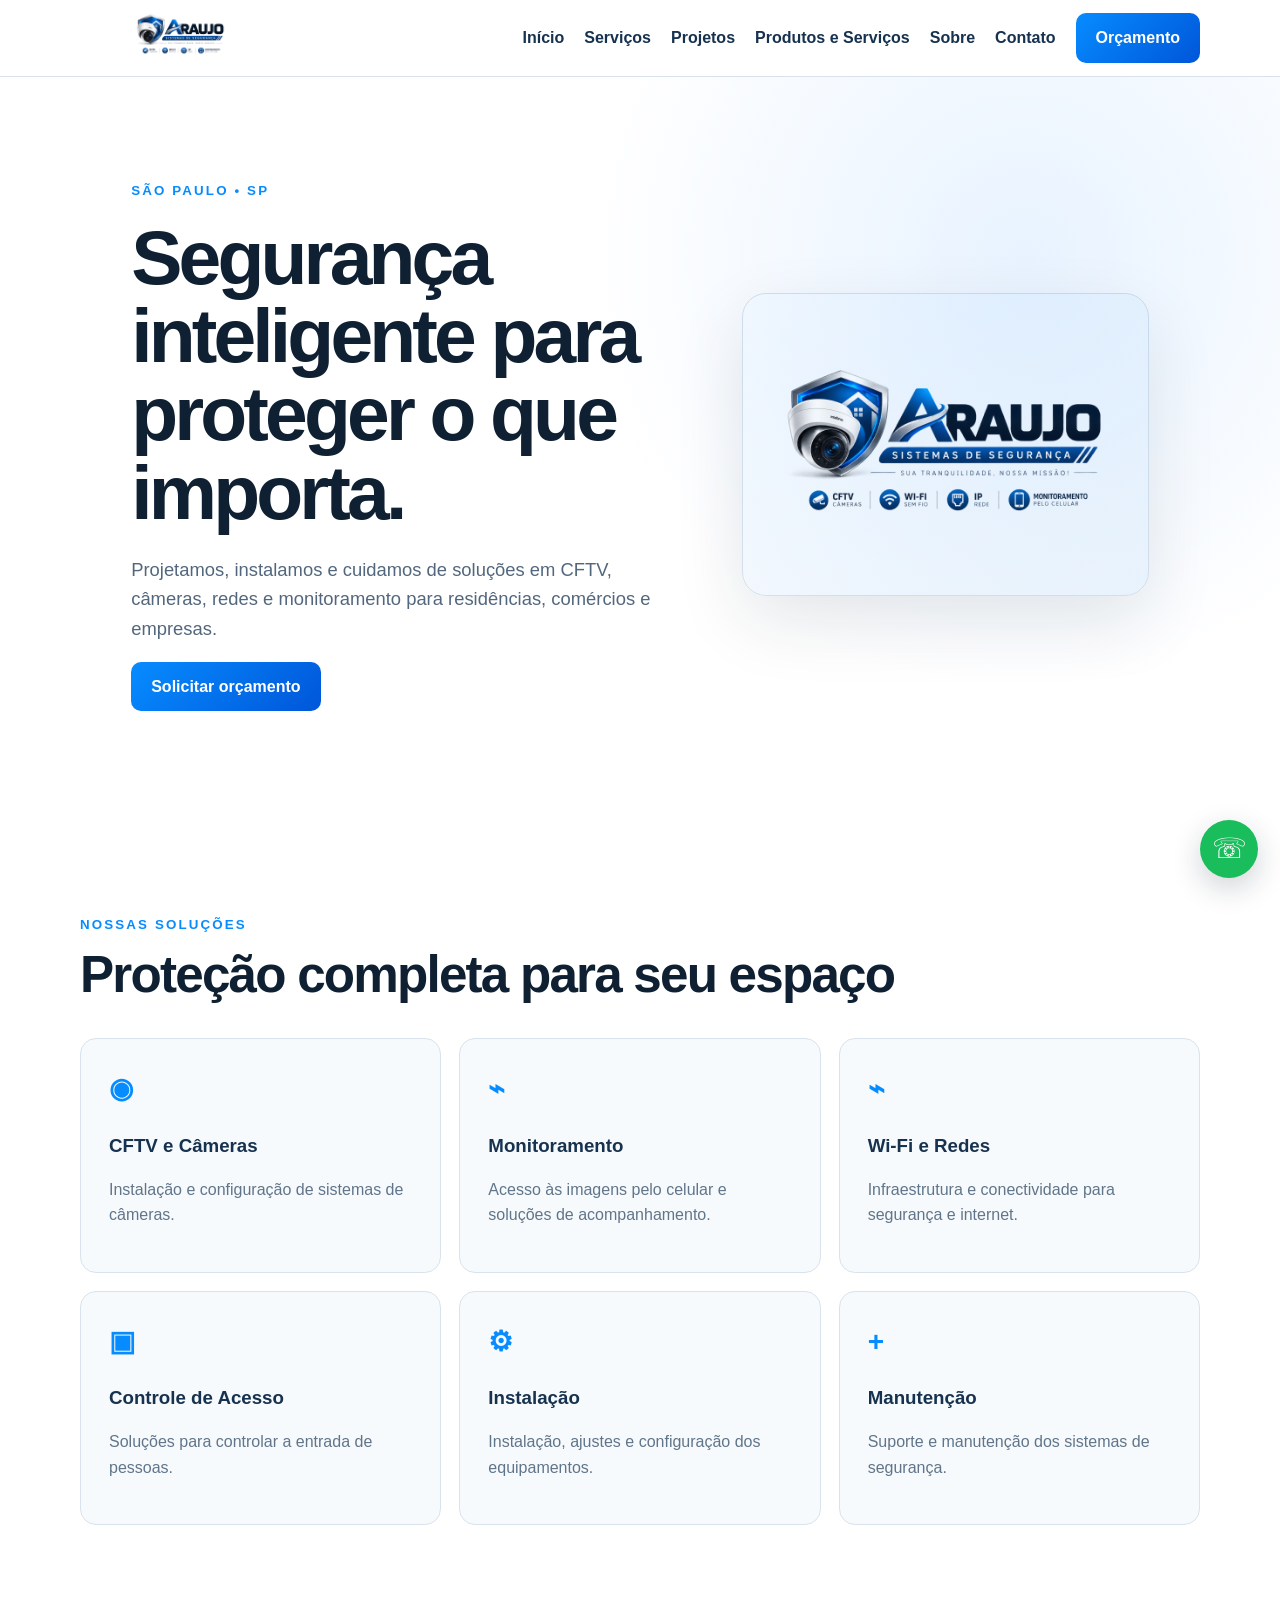
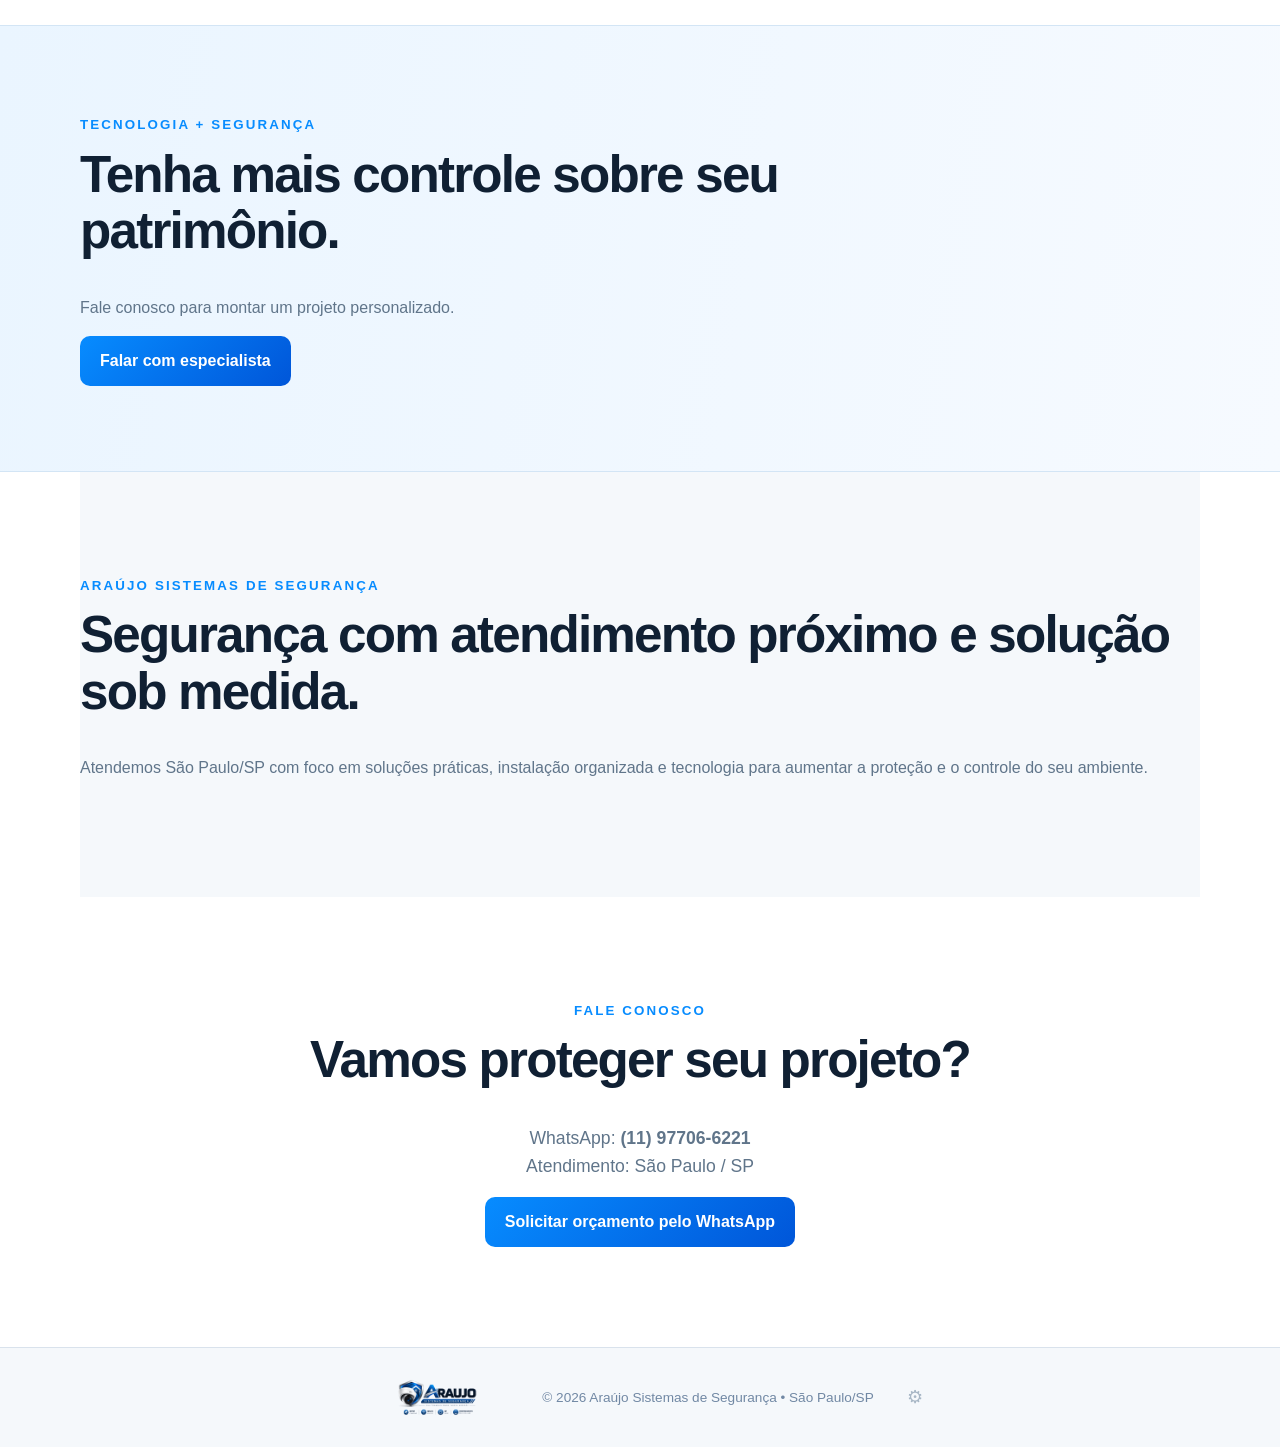
<file: index.html>
<!DOCTYPE html><html lang="pt-BR"><head><meta charset="UTF-8"><meta name="viewport" content="width=device-width,initial-scale=1"><meta name="description" content="Araújo Sistemas de Segurança — CFTV, câmeras, redes e soluções de segurança em São Paulo/SP."><title>Araújo Sistemas de Segurança | CFTV</title><link rel="stylesheet" href="style.css"></head><body><header><div class="nav"><a href="#inicio"><img src="logo.png" alt="Araújo Sistemas de Segurança"></a><nav><a href="#inicio">Início</a><a href="#servicos">Serviços</a><a href="projetos.html">Projetos</a><a href="produtos.html">Produtos e Serviços</a><a href="#sobre">Sobre</a><a href="#contato">Contato</a><a class="cta" href="https://wa.me/5511977066221?text=Olá!%20Gostaria%20de%20solicitar%20um%20orçamento." target="_blank">Orçamento</a></nav></div></header><main><section id="inicio" class="hero"><div><small>SÃO PAULO • SP</small><h1>Segurança inteligente para proteger o que importa.</h1><p>Projetamos, instalamos e cuidamos de soluções em CFTV, câmeras, redes e monitoramento para residências, comércios e empresas.</p><a class="button" href="https://wa.me/5511977066221?text=Olá!%20Gostaria%20de%20solicitar%20um%20orçamento." target="_blank">Solicitar orçamento</a></div><div class="hero-logo"><img src="logo.png" alt="Logo"></div></section><section id="servicos"><small>NOSSAS SOLUÇÕES</small><h2>Proteção completa para seu espaço</h2><div class="cards"><article><b>◉</b><h3>CFTV e Câmeras</h3><p>Instalação e configuração de sistemas de câmeras.</p></article><article><b>⌁</b><h3>Monitoramento</h3><p>Acesso às imagens pelo celular e soluções de acompanhamento.</p></article><article><b>⌁</b><h3>Wi-Fi e Redes</h3><p>Infraestrutura e conectividade para segurança e internet.</p></article><article><b>▣</b><h3>Controle de Acesso</h3><p>Soluções para controlar a entrada de pessoas.</p></article><article><b>⚙</b><h3>Instalação</h3><p>Instalação, ajustes e configuração dos equipamentos.</p></article><article><b>+</b><h3>Manutenção</h3><p>Suporte e manutenção dos sistemas de segurança.</p></article></div></section><section class="banner"><small>TECNOLOGIA + SEGURANÇA</small><h2>Tenha mais controle sobre seu patrimônio.</h2><p>Fale conosco para montar um projeto personalizado.</p><a class="button" href="https://wa.me/5511977066221?text=Olá!%20Quero%20saber%20mais%20sobre%20as%20soluções%20de%20segurança." target="_blank">Falar com especialista</a></section><section id="sobre" class="about"><small>ARAÚJO SISTEMAS DE SEGURANÇA</small><h2>Segurança com atendimento próximo e solução sob medida.</h2><p>Atendemos São Paulo/SP com foco em soluções práticas, instalação organizada e tecnologia para aumentar a proteção e o controle do seu ambiente.</p></section><section id="contato" class="contact"><small>FALE CONOSCO</small><h2>Vamos proteger seu projeto?</h2><p>WhatsApp: <strong>(11) 97706-6221</strong><br>Atendimento: São Paulo / SP</p><a class="button" href="https://wa.me/5511977066221?text=Olá!%20Vim%20pelo%20site%20Araújo%20Sistemas%20de%20Segurança%20e%20gostaria%20de%20um%20orçamento." target="_blank">Solicitar orçamento pelo WhatsApp</a></section></main><a class="whatsapp" href="https://wa.me/5511977066221?text=Olá!%20Gostaria%20de%20um%20orçamento." target="_blank">☏</a><footer><img src="logo.png" alt="Logo"><span>© 2026 Araújo Sistemas de Segurança • São Paulo/SP</span><a class="admin-footer" href="admin.html" aria-label="Área administrativa" title="Área administrativa">⚙</a></footer></body></html>
</file>
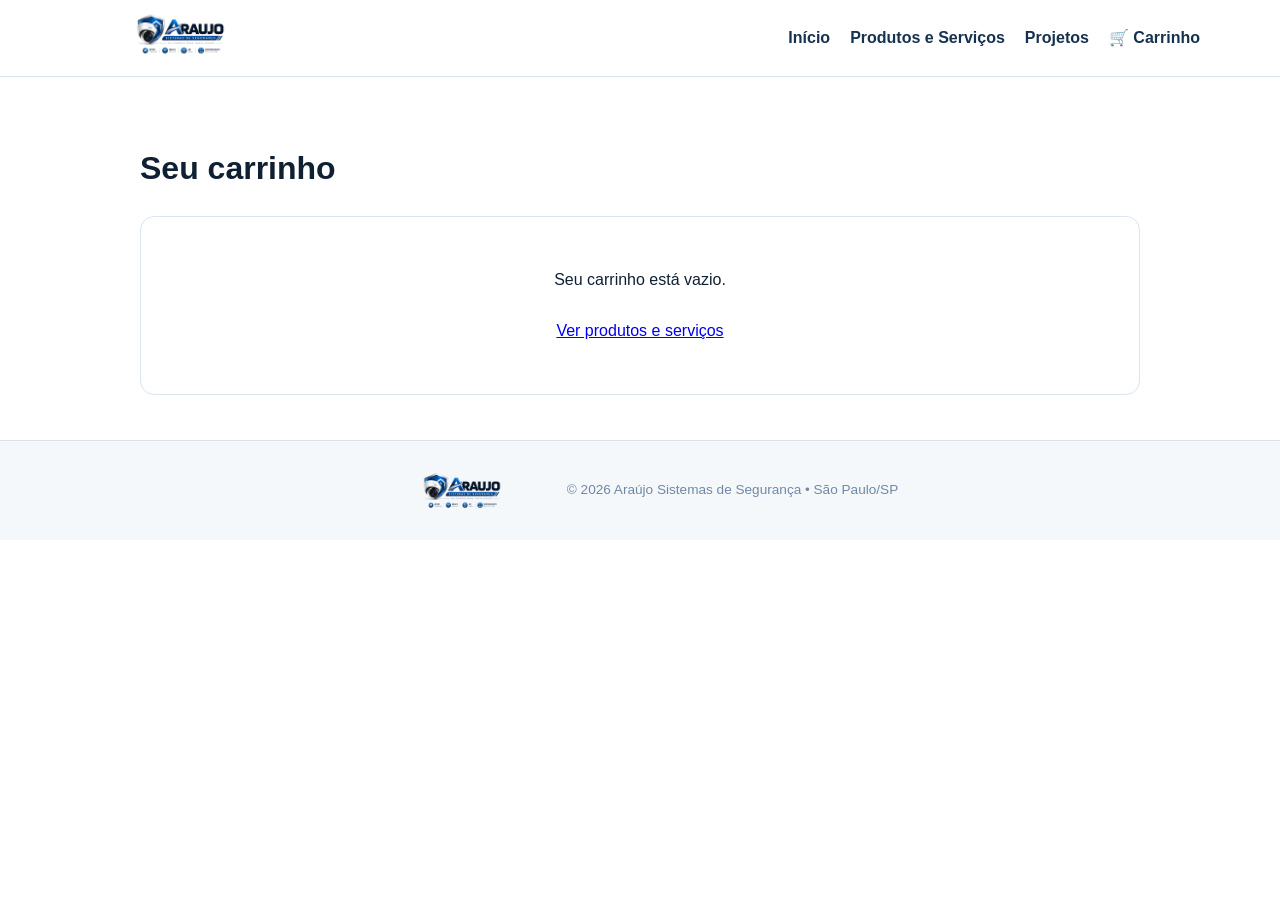
<file: carrinho.html>
<!doctype html><html lang="pt-BR"><head><meta charset="utf-8"><meta name="viewport" content="width=device-width,initial-scale=1"><title>Carrinho | Araújo Sistemas de Segurança</title><link rel="stylesheet" href="style.css"><style>.wrap{width:min(1000px,92%);margin:auto;padding:45px 0}.item{display:grid;grid-template-columns:90px 1fr auto;gap:16px;align-items:center;background:#fff;border:1px solid #dbe5ef;border-radius:14px;padding:14px;margin:12px 0}.item img{width:90px;height:75px;object-fit:cover;border-radius:8px;background:#eef3f7}.qty{display:flex;gap:8px;align-items:center}.qty button,.remove,.checkout{border:0;border-radius:8px;padding:9px 12px;cursor:pointer}.qty button{background:#eaf1f7}.remove{background:#fff0f0;color:#a22}.summary{background:#fff;border:1px solid #dbe5ef;border-radius:14px;padding:20px;margin-top:20px;text-align:right}.checkout{background:#078cff;color:white;font-weight:700}.empty{text-align:center;padding:50px;background:#fff;border:1px solid #dbe5ef;border-radius:14px}@media(max-width:650px){.item{grid-template-columns:70px 1fr}.item img{width:70px;height:60px}.qty{grid-column:2}}</style></head><body><header><div class="nav"><a href="index.html"><img src="logo.png" alt="Araújo Sistemas de Segurança"></a><nav><a href="index.html">Início</a><a href="produtos.html">Produtos e Serviços</a><a href="projetos.html">Projetos</a><a href="carrinho.html">🛒 Carrinho</a></nav></div></header><main class="wrap"><h1>Seu carrinho</h1><div id="list"></div><div id="summary"></div></main><footer><img src="logo.png" alt="Logo"> © 2026 Araújo Sistemas de Segurança • São Paulo/SP</footer><script>const $=id=>document.getElementById(id);const money=n=>Number(n).toLocaleString('pt-BR',{style:'currency',currency:'BRL'});function get(){return JSON.parse(localStorage.getItem('araujo_cart')||'[]')}function save(c){localStorage.setItem('araujo_cart',JSON.stringify(c))}function render(){const c=get();if(!c.length){$('list').innerHTML='<div class="empty">Seu carrinho está vazio.<br><br><a href="produtos.html">Ver produtos e serviços</a></div>';$('summary').innerHTML='';return}$('list').innerHTML=c.map((x,i)=>`<div class="item"><img src="${x.cover||'logo.png'}" alt=""><div><strong>${x.name}</strong><br><span>${money(x.price)}</span></div><div class="qty"><button data-a="minus" data-i="${i}">−</button><b>${x.quantity}</b><button data-a="plus" data-i="${i}">+</button><button class="remove" data-a="remove" data-i="${i}">Excluir</button></div></div>`).join('');const total=c.reduce((s,x)=>s+x.price*x.quantity,0);$('summary').innerHTML=`<h2>Total: ${money(total)}</h2><button class="checkout" onclick="location.href='checkout.html'">Continuar para checkout</button>`;document.querySelectorAll('[data-a]').forEach(b=>b.onclick=()=>{const c=get(),i=Number(b.dataset.i),a=b.dataset.a;if(a==='plus')c[i].quantity++;if(a==='minus')c[i].quantity--;if(a==='remove'||c[i].quantity<=0)c.splice(i,1);save(c);render()})}render();</script></body></html>
</file>
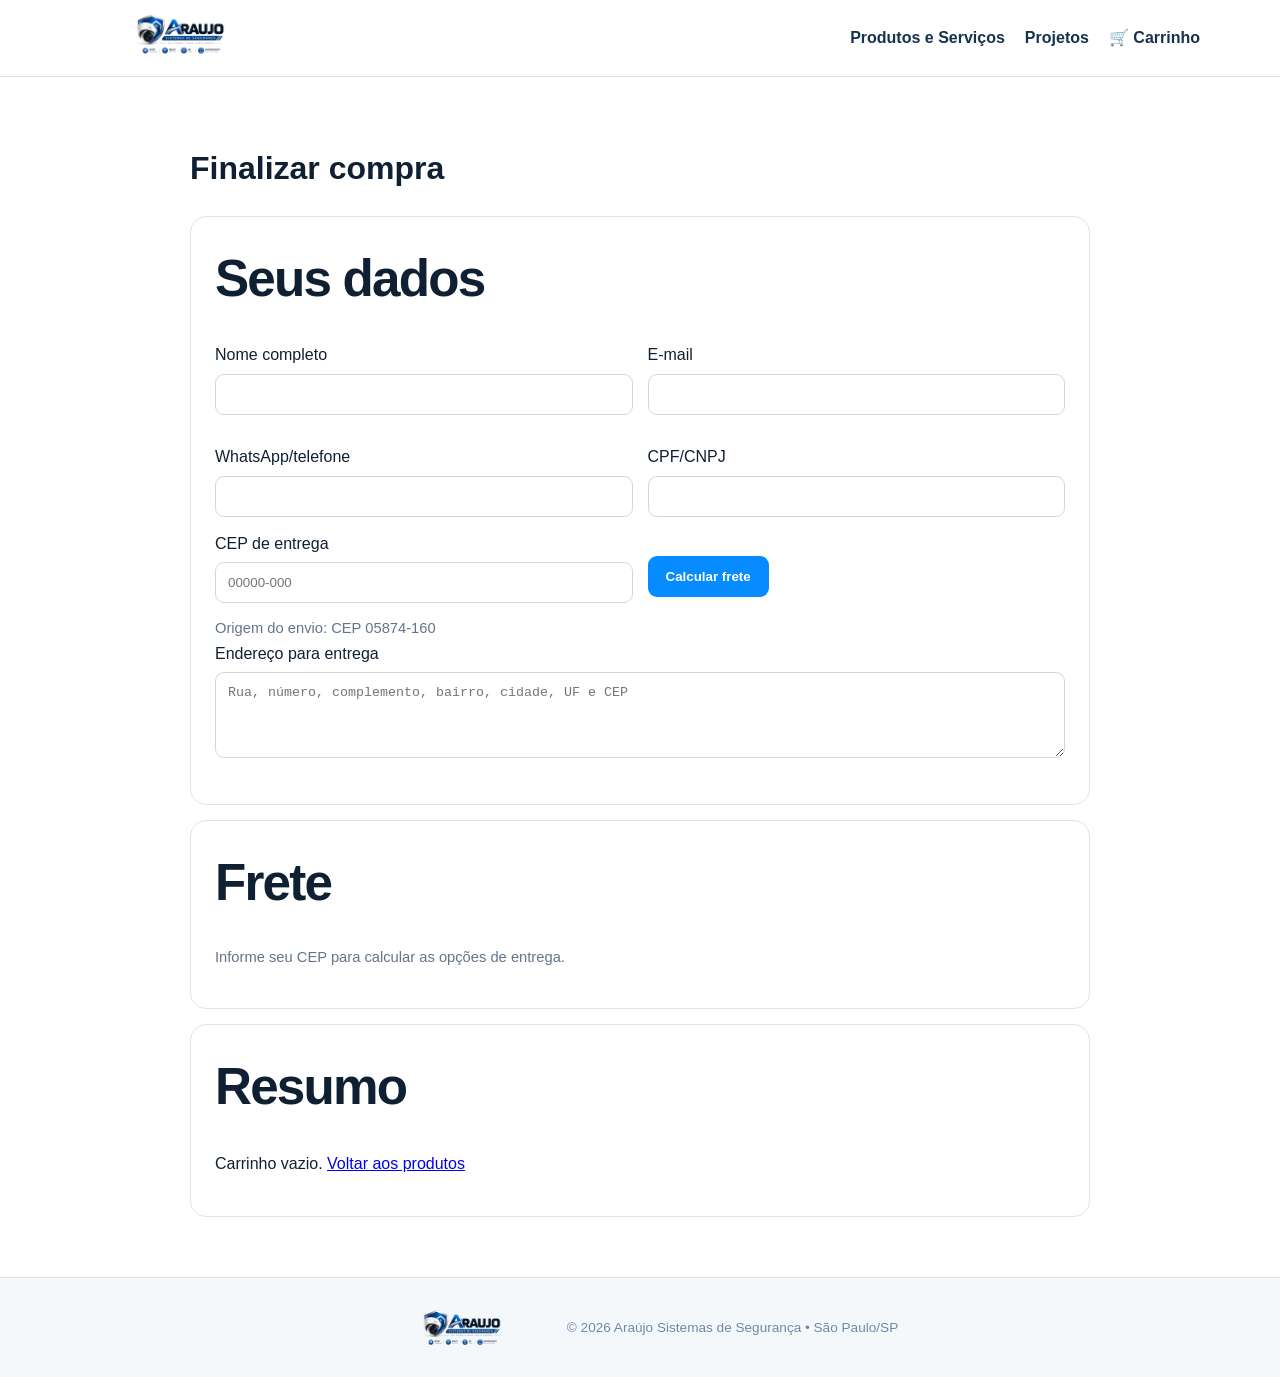
<file: checkout.html>
<!doctype html><html lang="pt-BR"><head><meta charset="utf-8"><meta name="viewport" content="width=device-width,initial-scale=1"><title>Checkout | Araújo Sistemas de Segurança</title><link rel="stylesheet" href="style.css"><style>.wrap{width:min(900px,92%);margin:auto;padding:45px 0}.card{background:#fff;border:1px solid #dbe5ef;border-radius:16px;padding:24px;margin:15px 0}input,textarea,select{width:100%;box-sizing:border-box;padding:12px;border:1px solid #ccd8e4;border-radius:9px;margin:6px 0 14px}.grid{display:grid;grid-template-columns:1fr 1fr;gap:15px}.total{font-size:1.5rem;font-weight:800;text-align:right}.btn{background:#078cff;color:#fff;border:0;border-radius:9px;padding:13px 18px;font-weight:700;cursor:pointer}.btn:disabled{opacity:.6}.msg{margin-top:15px}.ok{background:#edf9f1;padding:15px;border-radius:10px}.err{background:#fff1f1;color:#9a2222;padding:15px;border-radius:10px}.details{margin-top:10px;background:#fff;border:1px solid #f0caca;border-radius:8px;padding:10px;white-space:pre-wrap;font-size:13px;overflow:auto}.shipping-option{display:block;border:1px solid #dbe5ef;border-radius:10px;padding:12px;margin:8px 0;cursor:pointer}.shipping-option:hover{background:#f7fbff}.muted{color:#64748b;font-size:.92rem}@media(max-width:650px){.grid{grid-template-columns:1fr}}</style></head><body><header><div class="nav"><a href="index.html"><img src="logo.png" alt="Araújo Sistemas de Segurança"></a><nav><a href="produtos.html">Produtos e Serviços</a><a href="projetos.html">Projetos</a><a href="carrinho.html">🛒 Carrinho</a></nav></div></header><main class="wrap"><h1>Finalizar compra</h1><div class="card"><h2>Seus dados</h2><div class="grid"><div><label>Nome completo</label><input id="name" required></div><div><label>E-mail</label><input id="email" type="email" required></div><div><label>WhatsApp/telefone</label><input id="phone"></div><div><label>CPF/CNPJ</label><input id="document"></div></div><label>CEP de entrega</label><div class="grid"><div><input id="cep" inputmode="numeric" maxlength="9" placeholder="00000-000"></div><div><button class="btn" id="shippingBtn" type="button">Calcular frete</button></div></div><div class="muted">Origem do envio: CEP 05874-160</div><label>Endereço para entrega</label><textarea id="address" rows="4" placeholder="Rua, número, complemento, bairro, cidade, UF e CEP"></textarea></div><div class="card"><h2>Frete</h2><div id="shipping"><p class="muted">Informe seu CEP para calcular as opções de entrega.</p></div></div><div class="card"><h2>Resumo</h2><div id="summary"></div><div id="msg" class="msg"></div></div></main><footer><img src="logo.png" alt="Logo"> © 2026 Araújo Sistemas de Segurança • São Paulo/SP</footer><script>const $=id=>document.getElementById(id),money=n=>Number(n).toLocaleString('pt-BR',{style:'currency',currency:'BRL'}),cart=JSON.parse(localStorage.getItem('araujo_cart')||'[]');let subtotal=cart.reduce((s,x)=>s+Number(x.price)*Number(x.quantity),0),shipping=0,shippingChoice=null;function render(){const el=$('summary');if(!cart.length){el.innerHTML='<p>Carrinho vazio. <a href="produtos.html">Voltar aos produtos</a></p>';return}el.innerHTML=cart.map(x=>`<p><strong>${x.quantity}x</strong> ${x.name} — ${money(x.price*x.quantity)}</p>`).join('')+`<hr><p>Subtotal: <strong>${money(subtotal)}</strong></p><p>Frete: <strong>${shippingChoice?money(shipping):'A calcular'}</strong></p><div class="total">Total: ${money(subtotal+(shippingChoice?shipping:0))}</div><br><button class="btn" id="pay">Continuar para PagBank</button>`;$('pay').onclick=checkout}render();$('cep').addEventListener('input',e=>{let v=e.target.value.replace(/\D/g,'').slice(0,8);e.target.value=v.length>5?v.slice(0,5)+'-'+v.slice(5):v});$('shippingBtn').onclick=async()=>{const cep=$('cep').value.replace(/\D/g,'');if(cep.length!==8){$('shipping').innerHTML='<div class="err">Informe um CEP válido com 8 dígitos.</div>';return}shippingChoice=null;shipping=0;render();$('shipping').innerHTML='<p>Calculando frete...</p>';try{const r=await fetch('https://sjmalhhugkixboenycex.supabase.co/functions/v1/calculate-shipping',{method:'POST',headers:{'Content-Type':'application/json'},body:JSON.stringify({cep_destino:cep,products:cart.map(x=>({id:x.id,quantity:x.quantity,width:Number(x.width)||15,height:Number(x.height)||10,length:Number(x.length)||20,weight:Number(x.weight)||0.5,insurance_value:Number(x.price)||0}))})});const d=await r.json();if(!r.ok)throw new Error(d.message||d.error||'Não foi possível calcular o frete');if(!d.options?.length)throw new Error('Nenhuma opção de frete foi encontrada para este CEP.');$('shipping').innerHTML=d.options.map((o,i)=>`<label class="shipping-option"><input type="radio" name="shipping" value="${i}"> <strong>${o.company?o.company+' — ':''}${o.name}</strong><br><span>${money(o.price)} · prazo estimado: ${o.delivery_time||'—'} dias</span></label>`).join('');document.querySelectorAll('input[name="shipping"]').forEach((r,i)=>r.onchange=()=>{shipping=Number(d.options[i].price);shippingChoice=d.options[i];render();document.querySelectorAll('input[name="shipping"]').forEach((z,j)=>z.checked=j===i)});if(d.options.length===1){document.querySelector('input[name="shipping"]').click()}}catch(e){$('shipping').innerHTML=`<div class="err">${String(e.message).replace(/</g,'&lt;')}</div>`}};async function checkout(){const name=$('name').value.trim(),email=$('email').value.trim(),cep=$('cep').value.replace(/\D/g,'');if(!name||!email){$('msg').className='msg err';$('msg').textContent='Informe nome e e-mail.';return}if(cep.length!==8||!shippingChoice){$('msg').className='msg err';$('msg').textContent='Calcule e selecione uma opção de frete antes de continuar.';return}const pay=$('pay');pay.disabled=true;$('msg').className='msg';$('msg').textContent='Criando pedido...';try{const r=await fetch('https://sjmalhhugkixboenycex.supabase.co/functions/v1/create-pagbank-checkout-public-v2',{method:'POST',headers:{'Content-Type':'application/json'},body:JSON.stringify({items:cart.map(x=>({id:x.id,quantity:x.quantity})),shipping:{cep_destino:cep,service_id:shippingChoice.id,service_name:shippingChoice.name,company:shippingChoice.company,price:shippingChoice.price,delivery_time:shippingChoice.delivery_time},customer:{name,email,phone:$('phone').value.trim(),document:$('document').value.trim(),address:$('address').value.trim()}})});const data=await r.json();if(!r.ok){const d=typeof data.details==='string'?data.details:JSON.stringify(data.details||{},null,2);throw new Error(`${data.error||'Não foi possível criar o pedido'}${data.http_status?` (HTTP ${data.http_status})`:''}\n${d}`)}if(data.checkout_url){location.href=data.checkout_url;return}$('msg').className='msg ok';$('msg').innerHTML=`Pedido <strong>${data.order_id}</strong> criado. ${data.message||'O checkout PagBank ainda não está configurado.'}`;pay.disabled=false}catch(e){$('msg').className='msg err';$('msg').innerHTML=`${String(e.message).replace(/</g,'&lt;').replace(/\n/g,'<br>')}<div class="details">Se o erro mencionar allowlist/403, a conta PagBank ainda precisa de liberação para produção.</div>`;pay.disabled=false}}</script></body></html>
</file>
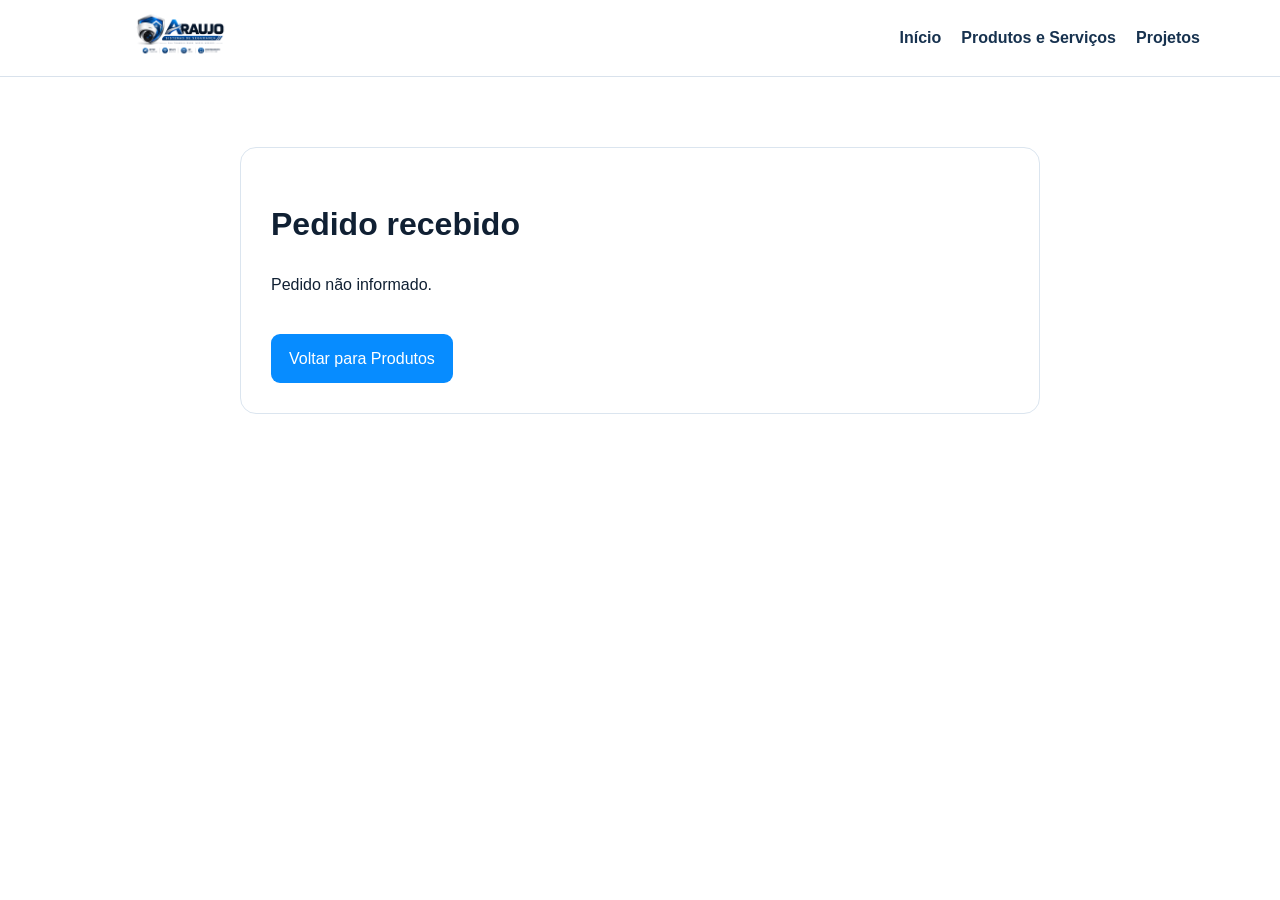
<file: pedido-confirmado.html>
<!doctype html><html lang="pt-BR"><head><meta charset="utf-8"><meta name="viewport" content="width=device-width,initial-scale=1"><title>Pedido | Araújo Sistemas de Segurança</title><link rel="stylesheet" href="style.css"><style>.wrap{width:min(800px,92%);margin:auto;padding:70px 0}.card{background:#fff;border:1px solid #dbe5ef;border-radius:16px;padding:30px}.status{font-size:1.3rem;font-weight:700}.btn{display:inline-block;margin-top:20px;background:#078cff;color:#fff;padding:12px 18px;border-radius:9px;text-decoration:none}</style></head><body><header><div class="nav"><a href="index.html"><img src="logo.png" alt="Araújo Sistemas de Segurança"></a><nav><a href="index.html">Início</a><a href="produtos.html">Produtos e Serviços</a><a href="projetos.html">Projetos</a></nav></div></header><main class="wrap"><div class="card"><h1>Pedido recebido</h1><p id="status">Consultando o pedido...</p><a class="btn" href="produtos.html">Voltar para Produtos</a></div></main><script>const id=new URLSearchParams(location.search).get('id');if(!id){document.getElementById('status').textContent='Pedido não informado.'}else{fetch('https://sjmalhhugkixboenycex.supabase.co/functions/v1/order-status?id='+encodeURIComponent(id)).then(async r=>{const d=await r.json();if(!r.ok)throw new Error(d.error||'Pedido não encontrado');document.getElementById('status').textContent=`Pedido ${d.id} — status: ${d.status} — total: R$ ${Number(d.total).toLocaleString('pt-BR',{minimumFractionDigits:2})}`}).catch(()=>document.getElementById('status').textContent='Não foi possível consultar o pedido agora.')}localStorage.removeItem('araujo_cart');</script></body></html>
</file>
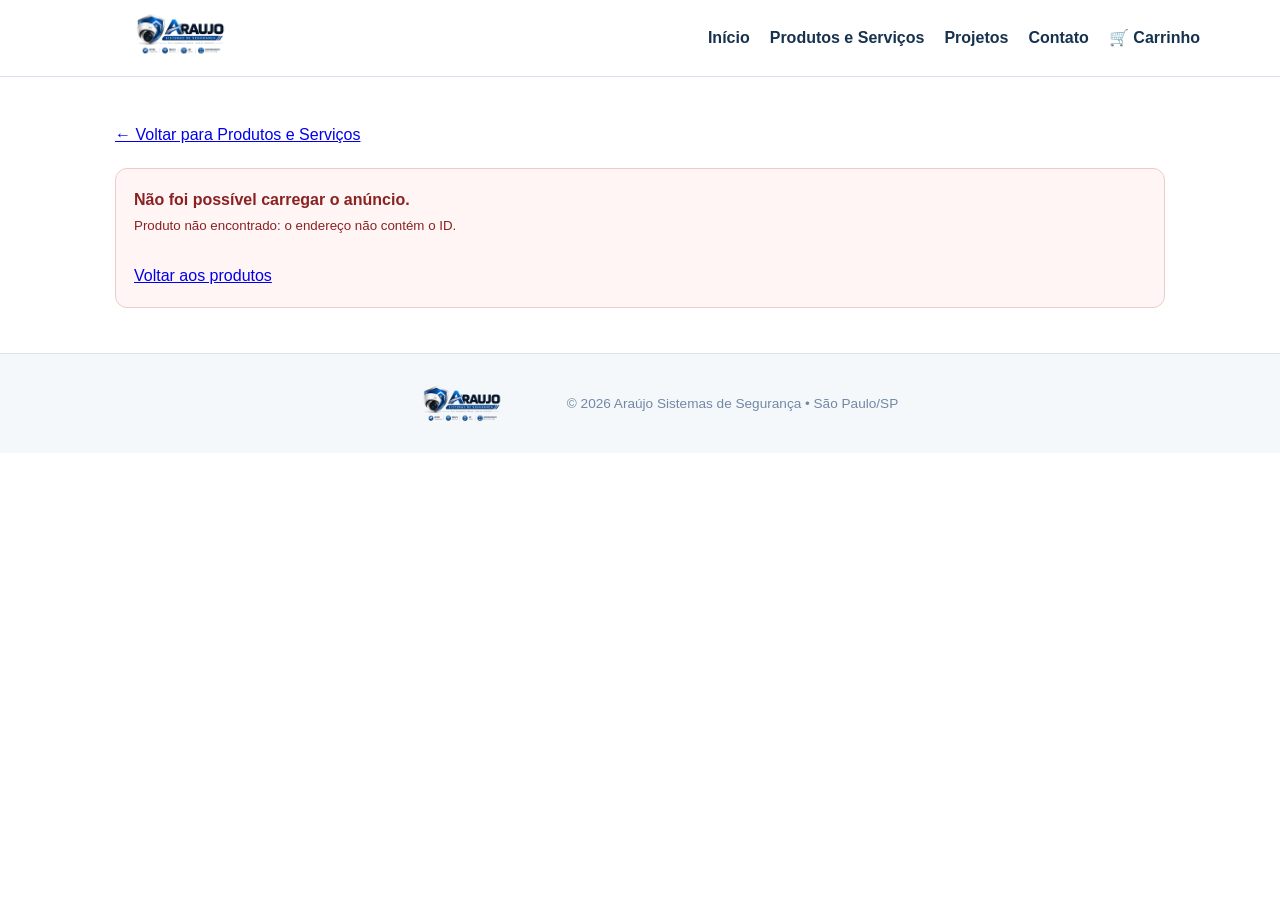
<file: produto.html>
<!doctype html><html lang="pt-BR"><head><meta charset="utf-8"><meta name="viewport" content="width=device-width,initial-scale=1"><title>Produto | Araújo Sistemas de Segurança</title><link rel="stylesheet" href="style.css"><style>.wrap{width:min(1050px,92%);margin:auto;padding:45px 0}.detail{display:grid;grid-template-columns:1fr 1fr;gap:35px;background:#fff;border:1px solid #dbe5ef;border-radius:18px;padding:25px}.mainimg{width:100%;height:430px;object-fit:contain;background:#f2f6fa;border-radius:14px}.thumbs{display:flex;gap:8px;overflow:auto;margin-top:10px}.thumbs img{width:75px;height:65px;object-fit:cover;border-radius:8px;border:2px solid transparent;cursor:pointer}.thumbs img.active{border-color:#078cff}.cat{color:#078cff;font-weight:700}.price{font-size:2rem;font-weight:800;color:#17324f;margin:18px 0}.old{text-decoration:line-through;color:#8998a8;font-size:1rem;margin-right:8px}.button{display:inline-block;text-decoration:none;margin:6px 8px 6px 0;padding:12px 18px;border-radius:9px;background:#078cff;color:#fff;font-weight:700;border:0;cursor:pointer}.cart{background:#17324f}.back{display:inline-block;margin-bottom:20px}.error{padding:18px;border:1px solid #f0caca;border-radius:12px;background:#fff5f5;color:#8a2222}@media(max-width:750px){.detail{grid-template-columns:1fr}.mainimg{height:330px}}</style></head><body><header><div class="nav"><a href="index.html"><img src="logo.png" alt="Araújo Sistemas de Segurança"></a><nav><a href="index.html">Início</a><a href="produtos.html">Produtos e Serviços</a><a href="projetos.html">Projetos</a><a href="index.html#contato">Contato</a><a href="carrinho.html">🛒 Carrinho</a></nav></div></header><main class="wrap"><a class="back" href="produtos.html">← Voltar para Produtos e Serviços</a><div id="content">Carregando...</div></main><footer><img src="logo.png" alt="Logo"> © 2026 Araújo Sistemas de Segurança • São Paulo/SP</footer><script>const API='https://sjmalhhugkixboenycex.supabase.co/rest/v1';const KEY='sb_publishable_oXjtaNLw5daX7aaPR4H-4A_D-9R8Rtg';const headers={apikey:KEY,Authorization:'Bearer '+KEY};const $=id=>document.getElementById(id);const esc=s=>String(s??'').replace(/[&<>"']/g,c=>({'&':'&amp;','<':'&lt;','>':'&gt;','"':'&quot;',"'":'&#039;'}[c]));const id=new URLSearchParams(location.search).get('id');async function api(path){const r=await fetch(API+path,{headers});const text=await r.text();if(!r.ok)throw new Error(text||('HTTP '+r.status));return text?JSON.parse(text):null}async function load(){try{if(!id)throw new Error('Produto não encontrado: o endereço não contém o ID.');const ps=await api('/products?select=*&id=eq.'+encodeURIComponent(id)+'&active=eq.true&limit=1');const p=ps&&ps[0];if(!p)throw new Error('Produto não encontrado ou indisponível.');const imgs=await api('/product_images?select=id,public_url,is_cover,sort_order&product_id=eq.'+encodeURIComponent(p.id)+'&order=is_cover.desc,sort_order.asc');const list=imgs||[],cover=list[0]?.public_url||'';const price=Number(p.promotional_price??p.price??0),old=p.promotional_price&&Number(p.price)>price?`<span class="old">R$ ${Number(p.price).toLocaleString('pt-BR',{minimumFractionDigits:2})}</span>`:'';const wa='https://wa.me/5511977066221?text='+encodeURIComponent('Olá! Tenho interesse em '+p.name+' no valor de R$ '+price.toLocaleString('pt-BR',{minimumFractionDigits:2})+'.');$('content').innerHTML=`<section class="detail"><div>${cover?`<img id="mainimg" class="mainimg" src="${esc(cover)}" alt="${esc(p.name)}">`:'<div class="mainimg" style="display:grid;place-items:center">Sem foto cadastrada</div>'}${list.length?`<div class="thumbs">${list.map((i,n)=>`<img class="${n===0?'active':''}" src="${esc(i.public_url)}" data-src="${esc(i.public_url)}" alt="Foto ${n+1}" loading="lazy">`).join('')}</div>`:''}</div><div><span class="cat">${esc(p.category||'Produto')}</span><h1>${esc(p.name)}</h1>${p.brand?`<p><strong>Marca:</strong> ${esc(p.brand)}</p>`:''}<p>${esc(p.description||'').replace(/\n/g,'<br>')}</p>${p.specifications?`<h3>Especificações</h3><p>${esc(p.specifications).replace(/\n/g,'<br>')}</p>`:''}${p.warranty?`<p><strong>Garantia:</strong> ${esc(p.warranty)}</p>`:''}<div class="price">${old}R$ ${price.toLocaleString('pt-BR',{minimumFractionDigits:2})}</div><button class="button cart" id="add">Adicionar ao carrinho</button><a class="button" target="_blank" rel="noopener" href="${wa}">Solicitar pelo WhatsApp</a><p id="ok"></p></div></section>`;document.querySelectorAll('.thumbs img').forEach(t=>t.addEventListener('click',()=>{$('mainimg').src=t.dataset.src;document.querySelectorAll('.thumbs img').forEach(x=>x.classList.remove('active'));t.classList.add('active')}));$('add').onclick=()=>{const cart=JSON.parse(localStorage.getItem('araujo_cart')||'[]');const existing=cart.find(x=>x.id===p.id);if(existing)existing.quantity++;else cart.push({id:p.id,name:p.name,price,cover,quantity:1});localStorage.setItem('araujo_cart',JSON.stringify(cart));$('ok').textContent='Produto adicionado ao carrinho.'}}catch(e){$('content').innerHTML=`<div class="error"><strong>Não foi possível carregar o anúncio.</strong><br><small>${esc(e.message)}</small><br><br><a href="produtos.html">Voltar aos produtos</a></div>`}}load();</script></body></html>
</file>
<file: style.css>
*{box-sizing:border-box}html{scroll-behavior:smooth}body{margin:0;background:#fff;color:#102033;font-family:Arial,Helvetica,sans-serif;line-height:1.6}header{position:sticky;top:0;z-index:5;background:#fffffff2;border-bottom:1px solid #d9e2ec;backdrop-filter:blur(12px)}.nav{width:min(1120px,92%);margin:auto;min-height:76px;display:flex;align-items:center;justify-content:space-between;gap:25px}.nav img{width:200px;max-height:62px;object-fit:contain}.nav nav{display:flex;gap:20px;align-items:center}.nav a{color:#17324f;text-decoration:none;font-weight:700}.nav nav a:hover{color:#078cff}.cta,.button{background:linear-gradient(135deg,#078cff,#0056d9);color:#fff!important;padding:12px 20px;border-radius:10px;text-decoration:none;font-weight:800;display:inline-block}.hero{padding:100px 4%;width:min(1120px,92%);margin:auto;min-height:620px;display:grid;grid-template-columns:1.15fr .85fr;gap:60px;align-items:center}.hero:before{content:"";position:absolute;inset:76px 0 auto;height:600px;background:radial-gradient(circle at 80% 30%,#087dff18,transparent 40%);pointer-events:none}.hero small,section>small{color:#078cff;font-weight:800;letter-spacing:.16em}.hero h1{font-size:clamp(2.8rem,6vw,5rem);line-height:1.02;letter-spacing:-.05em;margin:15px 0 24px;color:#102033}.hero p{font-size:1.15rem;color:#52677d;max-width:680px}.hero-logo{padding:35px;border:1px solid #d5e0eb;border-radius:24px;background:linear-gradient(145deg,#f7fbff,#edf5fc);box-shadow:0 25px 70px #1020331c}.hero-logo img{width:100%;border-radius:10px}section:not(.hero){width:min(1120px,92%);margin:auto;padding:100px 0}h2{font-size:clamp(2rem,4vw,3.2rem);line-height:1.1;letter-spacing:-.035em;margin:10px 0 35px;color:#102033}.cards{display:grid;grid-template-columns:repeat(3,1fr);gap:18px}.cards article{padding:28px;border:1px solid #d9e3ed;background:#f7fafc;border-radius:16px}.cards b{font-size:28px;color:#078cff}.cards h3{margin-bottom:8px;color:#17324f}.cards p,.about p,.contact p,.banner p{color:#60758a}.banner{max-width:none!important;width:100%!important;padding:85px max(4%,calc((100% - 1120px)/2))!important;background:linear-gradient(100deg,#eaf5ff,#f6faff);border-block:1px solid #d3e5f5}.banner h2{max-width:700px}.about{background:#f5f8fb}.contact{text-align:center}.contact p{font-size:1.1rem}.whatsapp{position:fixed;right:22px;bottom:22px;width:58px;height:58px;border-radius:50%;background:#19bd5b;color:white;text-decoration:none;display:grid;place-items:center;font-size:28px;z-index:10;box-shadow:0 10px 30px #10203333}.admin-footer{font-size:18px;color:#8da0b3;text-decoration:none;opacity:.75;margin-left:8px}.admin-footer:hover{opacity:1;color:#078cff}footer{border-top:1px solid #d9e2ec;background:#f5f8fb;color:#7188a4;min-height:100px;display:flex;align-items:center;justify-content:center;gap:25px;padding:20px;text-align:center;font-size:.85rem}footer img{width:160px;max-height:55px;object-fit:contain}@media(max-width:900px){.nav nav{gap:10px}.nav nav a:not(.cta){display:none}.hero{grid-template-columns:1fr;padding:70px 0}.cards{grid-template-columns:1fr 1fr}}@media(max-width:520px){.nav img{width:165px}.cards{grid-template-columns:1fr}.hero h1{font-size:2.7rem}section:not(.hero){padding:70px 0}footer{gap:10px;flex-wrap:wrap}.admin-footer{margin-left:2px}}
</file>
